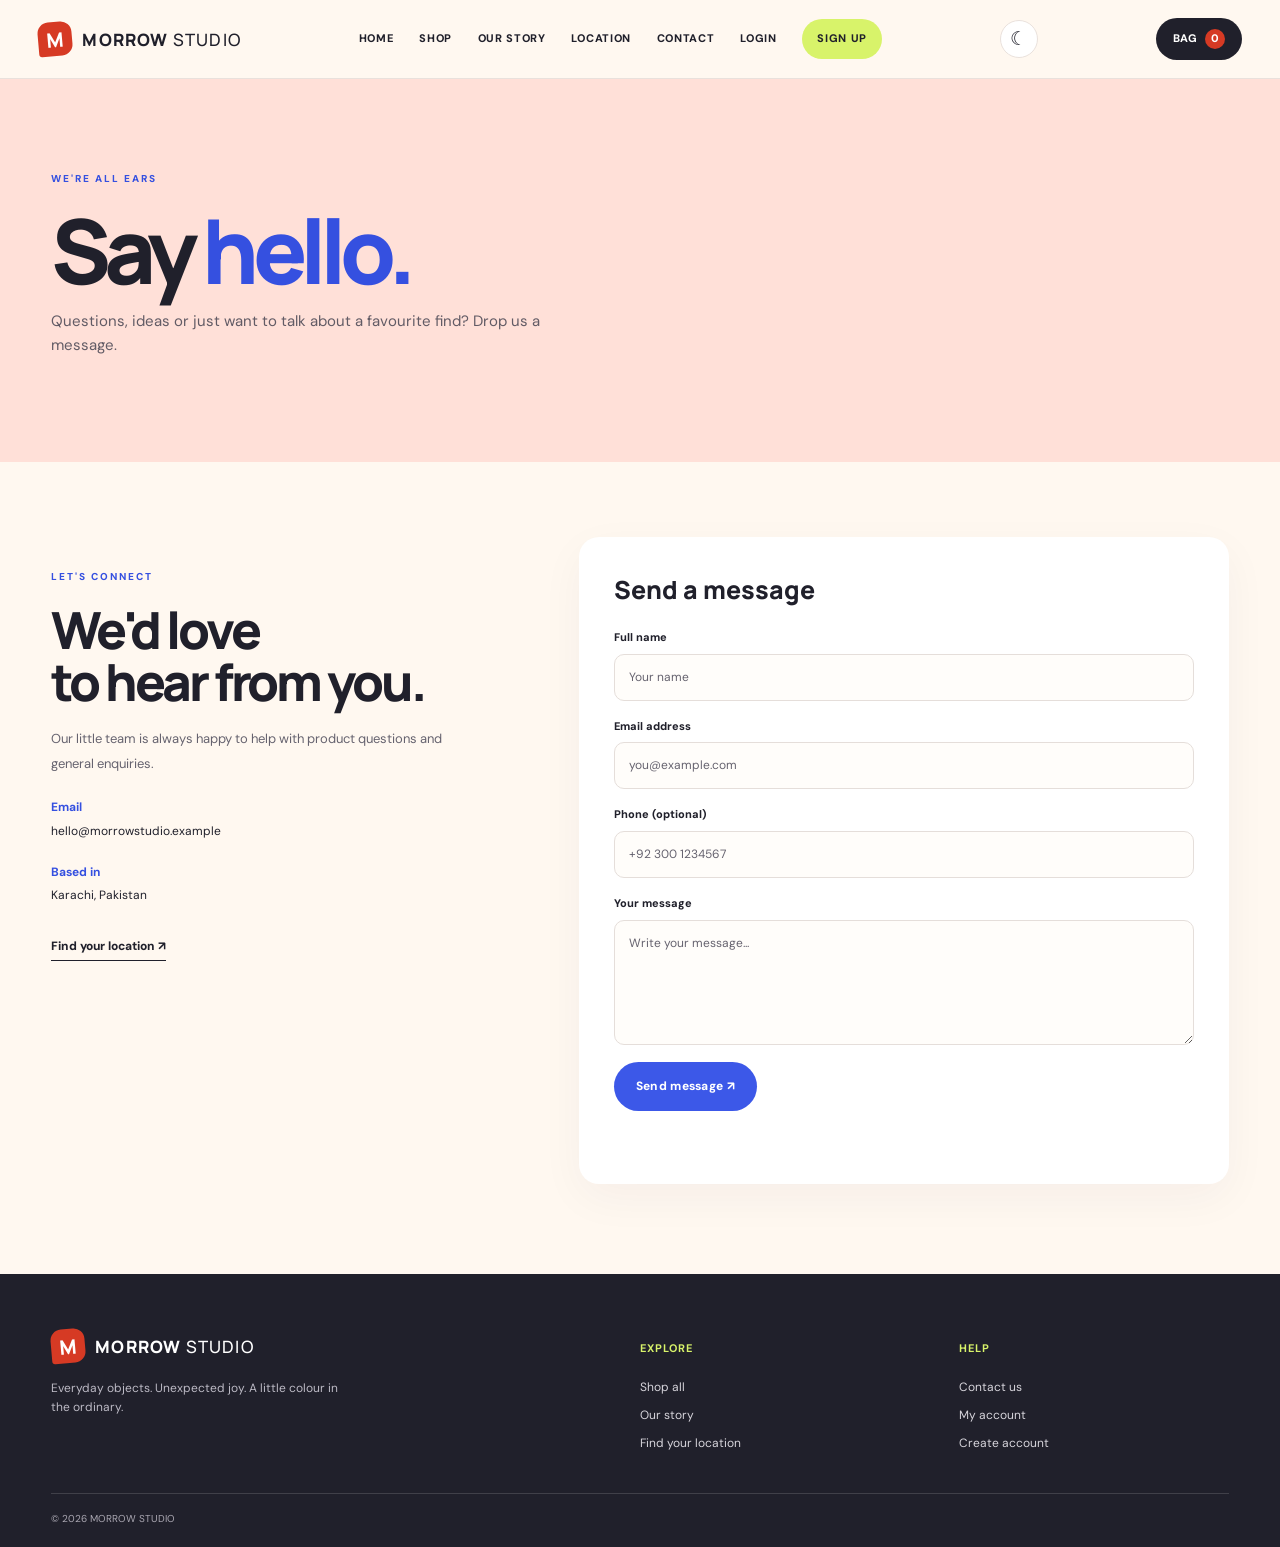
<file: contact.html>
<!doctype html><html lang="en"><head><meta charset="utf-8"><meta name="robots" content="index,follow"><meta name="viewport" content="width=device-width, initial-scale=1"><script>try{if(localStorage.getItem('morrowTheme')==='dark'){document.documentElement.dataset.theme='dark'}}catch(e){}</script><meta name="description" content="Contact MORROW STUDIO for help with products, orders and general enquiries. Send our team a message."><meta name="theme-color" content="#fff8f0"><title>Contact MORROW STUDIO | Get in Touch</title><meta property="og:type" content="website"><meta property="og:title" content="Contact MORROW STUDIO | Get in Touch"><meta property="og:description" content="Contact MORROW STUDIO for help with products, orders and general enquiries. Send our team a message."><meta property="og:site_name" content="MORROW STUDIO"><meta property="og:locale" content="en_US"><meta property="og:image" content="https://images.unsplash.com/photo-1494438639946-1ebd1d20bf85?auto=format&fit=crop&w=1200&q=80"><meta property="og:image:alt" content="Bright, colourful modern living room with curated furniture and home accessories"><meta name="twitter:card" content="summary_large_image"><meta name="twitter:title" content="Contact MORROW STUDIO | Get in Touch"><meta name="twitter:description" content="Contact MORROW STUDIO for help with products, orders and general enquiries. Send our team a message."><meta name="twitter:image" content="https://images.unsplash.com/photo-1494438639946-1ebd1d20bf85?auto=format&fit=crop&w=1200&q=80"><meta name="twitter:image:alt" content="Bright, colourful modern living room with curated furniture and home accessories"><link rel="preconnect" href="https://fonts.googleapis.com"><link rel="preconnect" href="https://fonts.gstatic.com" crossorigin><link rel="preload" as="style" href="https://fonts.googleapis.com/css2?family=DM+Sans:wght@400;500;600;700;800&family=Manrope:wght@400;500;600;700;800&display=swap" onload="this.onload=null;this.rel='stylesheet'"><noscript><link rel="stylesheet" href="https://fonts.googleapis.com/css2?family=DM+Sans:wght@400;500;600;700;800&family=Manrope:wght@400;500;600;700;800&display=swap"></noscript><link rel="stylesheet" href="style.css"><script src="app.js" defer></script><script type="application/ld+json">{"@context":"https://schema.org","@type":"ContactPage","name":"Contact MORROW STUDIO | Get in Touch","description":"Contact MORROW STUDIO for help with products, orders and general enquiries."}</script></head><body><a class="skip-link" href="#main">Skip to main content</a><header class="site-header"><div class="nav-wrap"><a class="brand" href="index.html"><span class="brand-symbol">M</span><span>MORROW<span class="brand-light"> STUDIO</span></span></a><button class="menu-toggle" type="button" aria-label="Open menu" aria-expanded="false" aria-controls="main-nav"><span aria-hidden="true">☰</span></button><nav class="main-nav" id="main-nav" aria-label="Main navigation"><a href="index.html">Home</a><a href="index.html#shop">Shop</a><a href="about.html">Our story</a><a href="location.html">Location</a><a href="contact.html" aria-current="page">Contact</a><a href="login.html">Login</a><a class="nav-signup" href="signup.html">Sign up</a></nav><button class="theme-toggle" type="button" data-theme-toggle aria-label="Switch to dark mode" title="Switch to dark mode"><span aria-hidden="true">☾</span></button><button class="bag-trigger" type="button" data-open-cart aria-haspopup="dialog">Bag <span data-cart-count>0</span></button></div></header><main id="main" tabindex="-1"><section class="page-hero"><div class="content-wrap"><span class="eyebrow">WE'RE ALL EARS</span><h1>Say <em>hello.</em></h1><p>Questions, ideas or just want to talk about a favourite find? Drop us a message.</p></div></section><section class="content-wrap contact-layout"><div class="contact-side"><span class="eyebrow">LET'S CONNECT</span><h2>We'd love<br>to hear from you.</h2><p>Our little team is always happy to help with product questions and general enquiries.</p><div class="contact-detail"><b>Email</b><span>hello@morrowstudio.example</span></div><div class="contact-detail"><b>Based in</b><span>Karachi, Pakistan</span></div><a class="text-arrow" href="location.html">Find your location ↗</a></div><form class="form-card" id="contact-form" novalidate><h2>Send a message</h2><div class="field"><label for="contact-name">Full name</label><input id="contact-name" type="text" required placeholder="Your name" autocomplete="name"></div><div class="field"><label for="contact-email">Email address</label><input id="contact-email" type="email" required placeholder="you@example.com" autocomplete="email"></div><div class="field"><label for="contact-phone">Phone (optional)</label><input id="contact-phone" type="tel" autocomplete="tel" placeholder="+92 300 1234567"></div><div class="field"><label for="contact-message">Your message</label><textarea id="contact-message" minlength="10" maxlength="1000" required placeholder="Write your message..."></textarea></div><button class="button button-primary" type="submit">Send message ↗</button><p class="form-feedback" id="contact-feedback" role="status" aria-live="polite"></p></form></section></main><footer class="site-footer"><div class="footer-main"><div><a class="brand footer-brand" href="index.html"><span class="brand-symbol">M</span><span>MORROW<span class="brand-light"> STUDIO</span></span></a><p>Everyday objects. Unexpected joy. A little colour in the ordinary.</p></div><div><h2>Explore</h2><a href="index.html#shop">Shop all</a><a href="about.html">Our story</a><a href="location.html">Find your location</a></div><div><h2>Help</h2><a href="contact.html">Contact us</a><a href="login.html">My account</a><a href="signup.html">Create account</a></div></div><div class="footer-bottom">© <span class="year"></span> MORROW STUDIO</div></footer><div class="cart-shade" id="cart-shade" aria-hidden="true"></div><aside class="cart-panel" id="cart-panel" role="dialog" aria-modal="true" aria-labelledby="cart-title" inert><div class="cart-head"><div><span class="eyebrow">YOUR PICKS</span><h2 id="cart-title">Your bag <span aria-hidden="true">♥</span></h2></div><button class="icon-close" type="button" data-close-cart aria-label="Close bag"><span aria-hidden="true">×</span></button></div><div class="cart-items" id="cart-items"></div><div class="cart-bottom"><div class="cart-total"><span>Subtotal</span><strong id="cart-total">$0.00</strong></div><button class="button button-dark full" type="button" id="checkout-button">Continue to checkout <span aria-hidden="true">↗</span></button></div></aside><div class="toast" id="toast" role="status" aria-live="polite"></div><div class="checkout-layer" id="checkout-layer" inert><div class="checkout-box" role="dialog" aria-modal="true" aria-labelledby="checkout-title"><button class="icon-close" type="button" data-close-checkout aria-label="Close checkout"><span aria-hidden="true">×</span></button><span class="eyebrow">ALL SET?</span><h2 id="checkout-title">Ready for your picks?</h2><p>Your order summary is ready.</p><div id="checkout-summary"></div><button class="button button-primary full" type="button" id="place-order">Place order <span aria-hidden="true">✓</span></button></div></div></body></html>
</file>
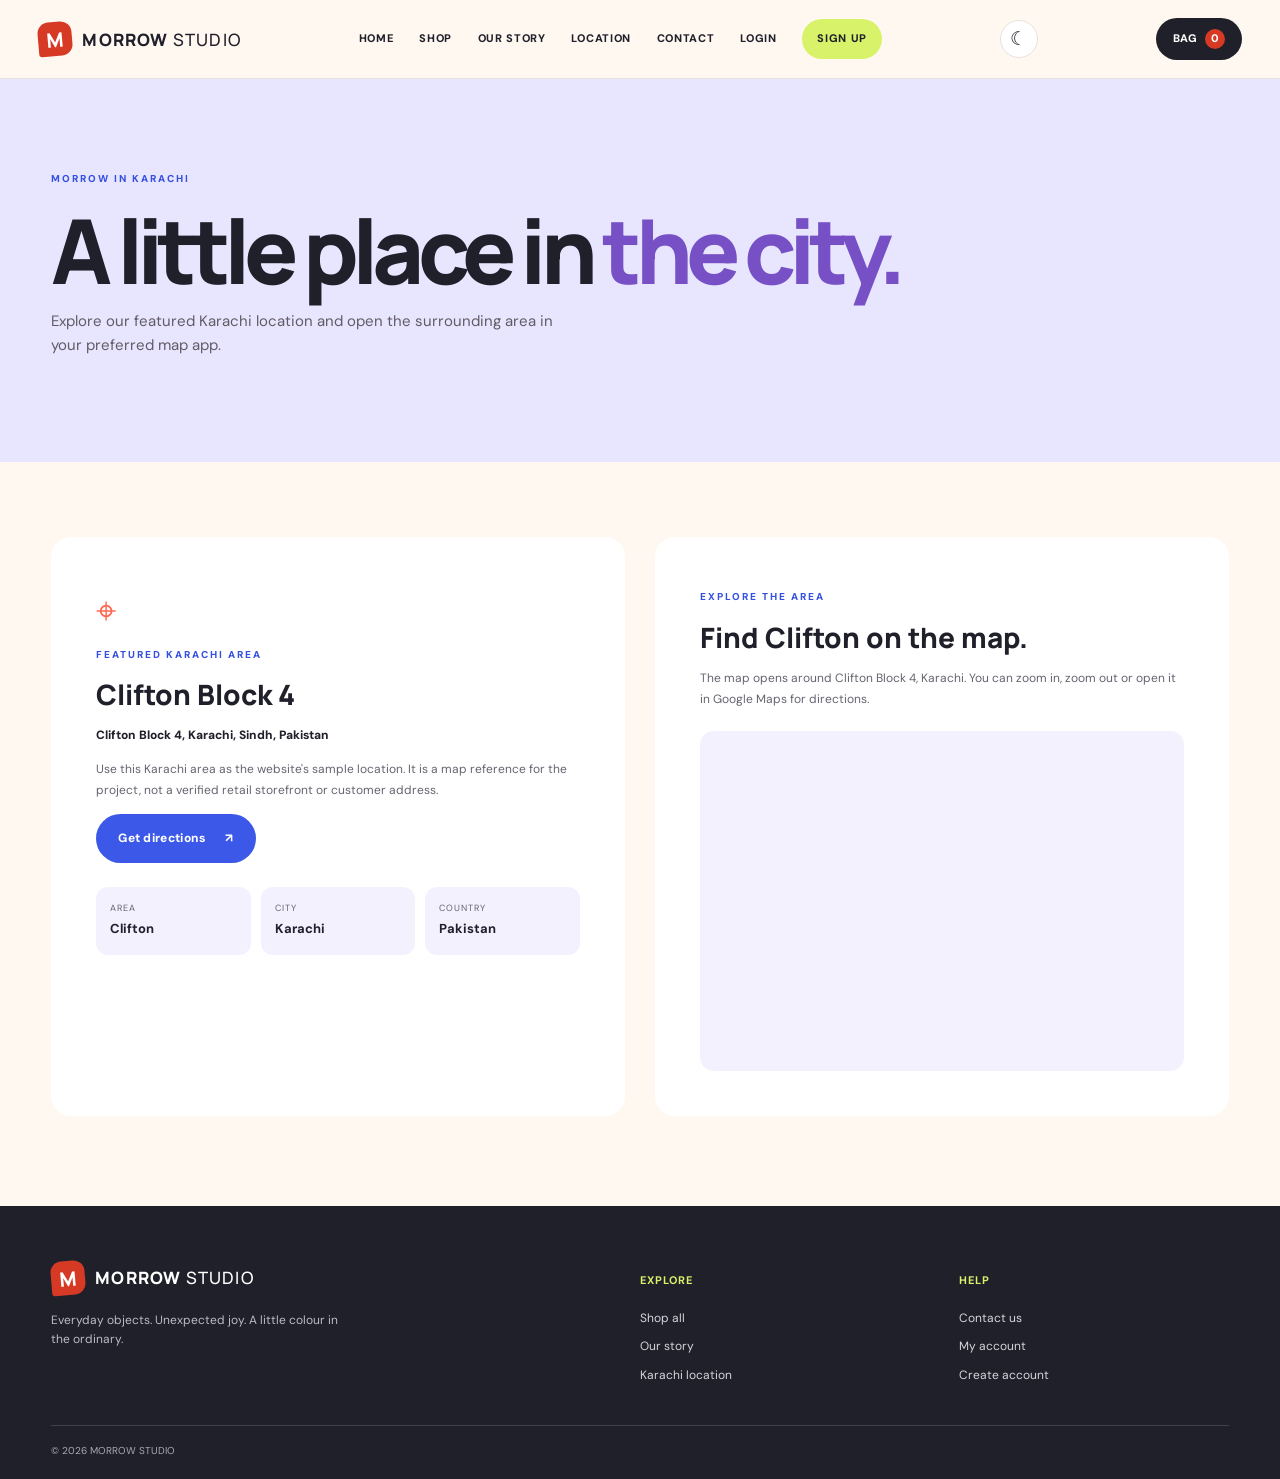
<file: location.html>
<!doctype html><html lang="en"><head><meta charset="utf-8"><meta name="viewport" content="width=device-width, initial-scale=1"><script>try{if(localStorage.getItem('morrowTheme')==='dark'){document.documentElement.dataset.theme='dark'}}catch(e){}</script><meta name="description" content="Explore the MORROW STUDIO featured Karachi location in Clifton Block 4 and view the area on a map."><meta name="robots" content="index,follow"><meta name="theme-color" content="#fff8f0"><title>Karachi Location | MORROW STUDIO</title><meta property="og:type" content="website"><meta property="og:title" content="Karachi Location | MORROW STUDIO"><meta property="og:description" content="Find our featured Karachi area and explore Clifton Block 4 on a map."><meta property="og:site_name" content="MORROW STUDIO"><meta property="og:locale" content="en_US"><meta property="og:image" content="https://images.unsplash.com/photo-1494438639946-1ebd1d20bf85?auto=format&fit=crop&w=1200&q=80"><meta property="og:image:alt" content="Bright, colourful modern living room with curated furniture and home accessories"><meta name="twitter:card" content="summary_large_image"><meta name="twitter:title" content="Karachi Location | MORROW STUDIO"><meta name="twitter:description" content="Find our featured Karachi area and explore Clifton Block 4 on a map."><meta name="twitter:image" content="https://images.unsplash.com/photo-1494438639946-1ebd1d20bf85?auto=format&fit=crop&w=1200&q=80"><meta name="twitter:image:alt" content="Bright, colourful modern living room with curated furniture and home accessories"><link rel="preconnect" href="https://fonts.googleapis.com"><link rel="preconnect" href="https://fonts.gstatic.com" crossorigin><link rel="preload" as="style" href="https://fonts.googleapis.com/css2?family=DM+Sans:wght@400;500;600;700;800&family=Manrope:wght@400;500;600;700;800&display=swap" onload="this.onload=null;this.rel='stylesheet'"><noscript><link rel="stylesheet" href="https://fonts.googleapis.com/css2?family=DM+Sans:wght@400;500;600;700;800&family=Manrope:wght@400;500;600;700;800&display=swap"></noscript><link rel="stylesheet" href="style.css"><script src="app.js" defer></script><script type="application/ld+json">{"@context":"https://schema.org","@type":"WebPage","name":"Karachi Location | MORROW STUDIO","description":"Explore the MORROW STUDIO featured Karachi location in Clifton Block 4 and view the area on a map."}</script></head><body><a class="skip-link" href="#main">Skip to main content</a><header class="site-header"><div class="nav-wrap"><a class="brand" href="index.html"><span class="brand-symbol">M</span><span>MORROW<span class="brand-light"> STUDIO</span></span></a><button class="menu-toggle" type="button" aria-label="Open menu" aria-expanded="false" aria-controls="main-nav"><span aria-hidden="true">☰</span></button><nav class="main-nav" id="main-nav" aria-label="Main navigation"><a href="index.html">Home</a><a href="index.html#shop">Shop</a><a href="about.html">Our story</a><a href="location.html" aria-current="page">Location</a><a href="contact.html">Contact</a><a href="login.html">Login</a><a class="nav-signup" href="signup.html">Sign up</a></nav><button class="theme-toggle" type="button" data-theme-toggle aria-label="Switch to dark mode" title="Switch to dark mode"><span aria-hidden="true">☾</span></button><button class="bag-trigger" type="button" data-open-cart aria-haspopup="dialog">Bag <span data-cart-count>0</span></button></div></header><main id="main" tabindex="-1"><section class="page-hero location-hero"><div class="content-wrap"><span class="eyebrow">MORROW IN KARACHI</span><h1>A little place in <em>the city.</em></h1><p>Explore our featured Karachi location and open the surrounding area in your preferred map app.</p></div></section><section class="location-section content-wrap"><div class="location-card"><div class="location-icon" aria-hidden="true">⌖</div><span class="eyebrow">FEATURED KARACHI AREA</span><h2>Clifton Block 4</h2><p class="location-address">Clifton Block 4, Karachi, Sindh, Pakistan</p><p>Use this Karachi area as the website's sample location. It is a map reference for the project, not a verified retail storefront or customer address.</p><a class="button button-primary" href="https://www.google.com/maps/dir/?api=1&destination=Clifton+Block+4%2C+Karachi%2C+Pakistan" target="_blank" rel="noopener noreferrer">Get directions <span aria-hidden="true">↗</span><span class="visually-hidden"> (opens Google Maps in a new tab)</span></a><div class="location-facts"><div><span>AREA</span><strong>Clifton</strong></div><div><span>CITY</span><strong>Karachi</strong></div><div><span>COUNTRY</span><strong>Pakistan</strong></div></div></div><div class="location-note"><span class="eyebrow">EXPLORE THE AREA</span><h2>Find Clifton on the map.</h2><p>The map opens around Clifton Block 4, Karachi. You can zoom in, zoom out or open it in Google Maps for directions.</p><iframe class="location-map" title="Map of Clifton Block 4, Karachi, Pakistan" src="https://maps.google.com/maps?q=Clifton%20Block%204%2C%20Karachi%2C%20Pakistan&t=&z=14&ie=UTF8&iwloc=&output=embed" loading="lazy" referrerpolicy="no-referrer-when-downgrade" allowfullscreen></iframe></div></section></main><footer class="site-footer"><div class="footer-main"><div><a class="brand footer-brand" href="index.html"><span class="brand-symbol">M</span><span>MORROW<span class="brand-light"> STUDIO</span></span></a><p>Everyday objects. Unexpected joy. A little colour in the ordinary.</p></div><div><h2>Explore</h2><a href="index.html#shop">Shop all</a><a href="about.html">Our story</a><a href="location.html">Karachi location</a></div><div><h2>Help</h2><a href="contact.html">Contact us</a><a href="login.html">My account</a><a href="signup.html">Create account</a></div></div><div class="footer-bottom">© <span class="year"></span> MORROW STUDIO</div></footer><div class="cart-shade" id="cart-shade" aria-hidden="true"></div><aside class="cart-panel" id="cart-panel" role="dialog" aria-modal="true" aria-labelledby="cart-title" inert><div class="cart-head"><div><span class="eyebrow">YOUR PICKS</span><h2 id="cart-title">Your bag <span aria-hidden="true">♥</span></h2></div><button class="icon-close" type="button" data-close-cart aria-label="Close bag"><span aria-hidden="true">×</span></button></div><div class="cart-items" id="cart-items"></div><div class="cart-bottom"><div class="cart-total"><span>Subtotal</span><strong id="cart-total">$0.00</strong></div><button class="button button-dark full" type="button" id="checkout-button">Continue to checkout <span aria-hidden="true">↗</span></button></div></aside><div class="toast" id="toast" role="status" aria-live="polite"></div><div class="checkout-layer" id="checkout-layer" inert><div class="checkout-box" role="dialog" aria-modal="true" aria-labelledby="checkout-title"><button class="icon-close" type="button" data-close-checkout aria-label="Close checkout"><span aria-hidden="true">×</span></button><span class="eyebrow">ALL SET?</span><h2 id="checkout-title">Ready for your picks?</h2><p>Your order summary is ready.</p><div id="checkout-summary"></div><button class="button button-primary full" type="button" id="place-order">Place order <span aria-hidden="true">✓</span></button></div></div></body></html>
</file>
<file: style.css>
:root{--ink:#20202b;--paper:#fff8f0;--white:#fff;--coral:#ff654f;--pink:#ffb8c8;--blue:#3c58e8;--lime:#d8f36a;--purple:#7650c4;--muted:#66636f;--line:#e9e1dc;--sans:'DM Sans',Arial,sans-serif;--display:'Manrope',Arial,sans-serif}*{box-sizing:border-box}html{scroll-behavior:smooth;-webkit-text-size-adjust:100%}body{margin:0;background:var(--paper);color:var(--ink);font-family:var(--sans);line-height:1.6}body.locked{overflow:hidden}a{color:inherit;text-decoration:none}img{display:block;width:100%;object-fit:cover}button,input,textarea,select{font:inherit}button{color:inherit}button{cursor:pointer}.content-wrap{width:min(1240px,92%);margin:auto}.eyebrow{font-size:10px;font-weight:800;letter-spacing:2px;text-transform:uppercase;color:var(--accent)}.site-header{position:sticky;top:0;z-index:50;background:rgba(255,248,240,.96);backdrop-filter:blur(14px);border-bottom:1px solid var(--line)}.nav-wrap{width:min(1320px,94%);height:78px;margin:auto;display:flex;align-items:center;justify-content:space-between;gap:20px}.brand{display:flex;align-items:center;gap:10px;font:800 17px var(--display);letter-spacing:1.2px;white-space:nowrap}.brand-symbol{width:34px;height:34px;display:grid;place-items:center;background:var(--coral-deep);color:white;border-radius:11px 11px 11px 3px;font-size:20px;transform:rotate(-5deg)}.brand-light{font-weight:500}.main-nav{display:flex;align-items:center;gap:clamp(12px,2vw,28px)}.main-nav a{font-size:11px;font-weight:800;text-transform:uppercase;letter-spacing:.7px;transition:.2s}.main-nav a:hover{color:var(--coral)}.main-nav .nav-signup{background:var(--lime);color:#20202b;padding:11px 15px;border-radius:30px}.bag-trigger{border:0;background:var(--btn-bg);color:var(--btn-fg);border-radius:30px;padding:11px 17px;font-size:11px;font-weight:800;text-transform:uppercase;white-space:nowrap}.bag-trigger span{display:inline-grid;place-items:center;background:var(--coral-deep);color:#fff;width:20px;height:20px;border-radius:50%;margin-left:5px}.menu-toggle{display:none;border:1px solid var(--ink);background:transparent;border-radius:9px;padding:8px 12px}.hero{display:grid;grid-template-columns:1fr 1.03fr;min-height:610px;background:#ffe0d8;overflow:hidden}.hero-copy{padding:clamp(55px,8vw,110px) max(4vw,calc((100vw - 1240px)/2));display:flex;flex-direction:column;align-items:flex-start;justify-content:center}.hero h1,.page-hero h1{font:800 clamp(4rem,7.5vw,7.7rem)/.93 var(--display);letter-spacing:-.075em;margin:22px 0 25px}.hero h1 em,.page-hero h1 em,.section-heading h2 em,.colour-banner h2 em,.story-section h2 em,.account-form h1 em,.account-image-copy h2 em,.account-image-copy .image-title em,.contact-side h2 em{font-style:normal;color:var(--accent)}.hero-copy>p{max-width:420px;color:#5e5963;font-size:16px}.hero-actions{display:flex;align-items:center;gap:23px;margin-top:16px}.button{display:inline-flex;align-items:center;justify-content:center;gap:20px;border:0;border-radius:30px;padding:15px 22px;font-size:12px;font-weight:800;letter-spacing:.3px;transition:transform .2s,box-shadow .2s}.button:hover{transform:translateY(-3px);box-shadow:0 9px 22px #25203a20}.button-dark{background:var(--btn-bg);color:var(--btn-fg)}.button-primary{background:var(--blue);color:white}.button-light{background:var(--lime);color:#20202b}.button.full{width:100%}.under-link,.text-arrow{font-size:12px;font-weight:800;border-bottom:1px solid currentColor;padding-bottom:4px}.hero-note{font-size:10px;font-weight:700;margin-top:46px;letter-spacing:.5px}.hero-dot{display:inline-block;width:8px;height:8px;background:var(--blue);border-radius:50%;margin-right:7px}.hero-visual{position:relative;min-height:610px;padding:24px}.hero-visual>img{height:100%;position:absolute;inset:0;object-position:center}.floating-card{position:absolute;left:7%;bottom:8%;background:var(--lime);color:#20202b;padding:20px 24px;width:190px;box-shadow:9px 9px 0 var(--blue);transform:rotate(-4deg)}.floating-card span{display:block;font-size:8px;font-weight:800;letter-spacing:1.6px}.floating-card strong{display:block;font:800 22px/1.05 var(--display);margin:9px 0}.floating-card b{position:absolute;right:14px;bottom:10px;font-size:23px;color:#d63a24}.hero-roundel{position:absolute;right:8%;top:9%;width:105px;height:105px;border-radius:50%;background:var(--coral-deep);color:white;display:grid;place-content:center;text-align:center;font-size:11px;font-weight:800;line-height:1.25;transform:rotate(9deg);border:5px solid #ffffff80}.ticker{background:var(--blue);color:white;overflow:hidden;white-space:nowrap;padding:13px 0;font-size:12px;font-weight:800;letter-spacing:2px}.ticker div{width:max-content;animation:marquee 24s linear infinite}@keyframes marquee{to{transform:translateX(-35%)}}.shop-section{padding:88px 0 100px}.section-heading{display:flex;align-items:end;justify-content:space-between;gap:30px;margin-bottom:28px}.section-heading h2,.values-section h2{font:800 clamp(2.5rem,4.5vw,4.4rem)/1 var(--display);letter-spacing:-.06em;margin:12px 0 0}.section-heading p{max-width:390px;color:var(--muted);font-size:13px;margin:0}.shop-controls{display:grid;gap:18px;margin:25px 0}.search-box{display:flex;align-items:center;gap:10px;background:white;border:1px solid var(--line);border-radius:30px;padding:0 18px;max-width:430px}.search-box span{font-size:24px;color:var(--coral-text)}.search-box input{border:0;outline:0;background:transparent;padding:14px 0;width:100%;font-size:12px}.category-list{display:flex;flex-wrap:wrap;gap:8px}.category-chip{border:1px solid #ded6d1;background:transparent;border-radius:30px;padding:9px 15px;font-size:10px;font-weight:800;text-transform:uppercase;letter-spacing:.6px}.category-chip:hover,.category-chip.active{background:var(--coral-deep);border-color:var(--coral-deep);color:white}.results-row{display:flex;justify-content:space-between;align-items:center;margin:25px 0 16px;color:var(--muted);font-size:11px}.results-row label{display:flex;align-items:center;gap:9px}.results-row select{border:1px solid var(--line);background:white;border-radius:20px;padding:8px 12px;color:var(--ink)}.product-grid{display:grid;grid-template-columns:repeat(4,minmax(0,1fr));gap:30px 19px}.product-card{min-width:0}.product-image{height:285px;position:relative;overflow:hidden;border-radius:16px;background:#f1e7df}.product-image img{height:100%;transition:transform .45s}.product-card:hover .product-image img{transform:scale(1.06)}.product-tag{position:absolute;top:12px;left:12px;z-index:1;background:var(--lime);color:#20202b;padding:7px 10px;border-radius:20px;font-size:9px;font-weight:800}.quick-view{position:absolute;right:12px;bottom:12px;background:white;color:#20202b;border-radius:25px;padding:9px 12px;font-size:10px;font-weight:800;opacity:0;transform:translateY(6px);transition:.2s}.product-card:hover .quick-view,.product-card a:focus-visible .quick-view{opacity:1;transform:none}.product-meta{display:flex;justify-content:space-between;gap:8px;align-items:start;margin:13px 0 2px}.product-meta h3{font:800 14px var(--display);margin:0}.product-meta p{font-size:12px;font-weight:800;margin:0;white-space:nowrap}.product-sub{color:var(--muted);font-size:10px;margin:0 0 9px}.add-small{border:1px solid var(--ink);background:transparent;border-radius:25px;padding:8px 13px;font-size:10px;font-weight:800}.add-small:hover{background:var(--ink);color:white}.pagination{display:flex;justify-content:center;gap:7px;margin:40px 0 0}.page-button{width:38px;height:38px;border:1px solid var(--line);border-radius:50%;background:white;font-size:12px}.page-button.active,.page-button:hover{background:var(--blue);border-color:var(--blue);color:white}.page-button:disabled{opacity:.35}.colour-banner{display:grid;grid-template-columns:.85fr 1.15fr;background:var(--purple);color:white;min-height:480px}.colour-banner>div{padding:70px max(5vw,calc((100vw - 1240px)/2));display:flex;flex-direction:column;align-items:flex-start;justify-content:center}.colour-banner .eyebrow{color:var(--lime)}.colour-banner h2{font:800 clamp(3rem,5vw,5.5rem)/.96 var(--display);letter-spacing:-.07em;margin:18px 0}.colour-banner h2 em{color:var(--lime)}.colour-banner p{max-width:330px;color:#f0eaff;font-size:13px}.colour-banner img{height:100%;min-height:480px}.newsletter{text-align:center;padding:82px 20px}.newsletter h2{font:800 clamp(2.3rem,4vw,3.8rem) var(--display);letter-spacing:-.06em;margin:12px}.newsletter p{color:var(--muted);font-size:13px;margin:0 0 24px}.site-footer{background:var(--footer-bg);color:white;padding:55px 4% 20px}.footer-main{width:min(1240px,100%);margin:auto;display:grid;grid-template-columns:2fr 1fr 1fr;gap:50px;padding-bottom:40px}.footer-brand{margin-bottom:16px}.footer-main p{color:#bcbac5;font-size:12px;max-width:300px}.footer-main h2,.footer-main h3{font-size:11px;text-transform:uppercase;letter-spacing:1px;color:var(--lime);margin:11px 0}.footer-main>div:not(:first-child){display:flex;flex-direction:column;align-items:flex-start;gap:9px}.footer-main a:not(.brand){font-size:12px;color:#d7d5dc}.footer-main a:hover{color:var(--lime)}.footer-bottom{width:min(1240px,100%);margin:auto;border-top:1px solid #ffffff24;padding-top:17px;color:#aaa7b2;font-size:10px}.page-hero{background:#ffe0d8;padding:85px 0 90px}.page-hero h1{font-size:clamp(3.6rem,7vw,6.5rem);margin:18px 0}.page-hero p{max-width:520px;color:#625b65;font-size:15px}.story-section{display:grid;grid-template-columns:1fr 1fr;gap:8%;align-items:center;padding-top:85px;padding-bottom:85px}.story-section>img{height:520px;border-radius:18px}.story-section h2,.contact-side h2{font:800 clamp(2.7rem,4vw,4rem)/1.02 var(--display);letter-spacing:-.06em;margin:15px 0 20px}.story-section p,.contact-side p{color:var(--muted);font-size:13px;line-height:1.9}.values-section{background:#e8e6ff;padding:80px 0}.values-section h2{margin:12px 0 35px}.value-grid{display:grid;grid-template-columns:repeat(3,1fr);gap:15px}.value-grid article{background:white;border-radius:18px;padding:28px;min-height:190px}.value-grid article>b{color:var(--coral-text);font:800 24px var(--display)}.value-grid h3{font:800 20px var(--display);margin:17px 0 7px}.value-grid p{color:var(--muted);font-size:12px}.contact-layout{display:grid;grid-template-columns:.8fr 1.2fr;gap:8%;padding-top:75px;padding-bottom:90px}.contact-side{padding-top:25px}.contact-side h2 em{color:var(--coral-text)}.contact-detail{display:flex;flex-direction:column;margin:22px 0;font-size:12px}.contact-detail b{color:var(--accent);margin-bottom:4px}.text-arrow{display:inline-block;margin-top:10px}.form-card{background:white;padding:35px;border-radius:20px;box-shadow:0 14px 45px #29213a0b}.form-card h2{font:800 25px var(--display);margin:0 0 22px}.field{display:flex;flex-direction:column;gap:7px;margin-bottom:17px}.field label{font-size:11px;font-weight:800}.field label span{font-weight:400;color:var(--muted)}.field input,.field textarea{width:100%;border:1px solid #e5deda;border-radius:10px;background:#fffdfa;padding:13px 14px;font-size:12px;outline:0}.field input:focus,.field textarea:focus{border-color:var(--blue);box-shadow:0 0 0 3px #3c58e81b}.field textarea{min-height:125px;resize:vertical}.field small{font-size:10px;color:var(--muted)}.form-feedback{font-size:12px;color:var(--success);min-height:18px;margin:10px 0}.account-layout{display:grid;grid-template-columns:1fr 1fr;min-height:calc(100vh - 78px)}.account-image{position:relative;min-height:700px;background:#f3c8c2}.account-image>img{position:absolute;inset:0;height:100%}.account-image:after{content:'';position:absolute;inset:0;background:linear-gradient(0deg,#171421e6 0,#171421b3 45%,transparent 85%)}.account-image-copy{position:absolute;z-index:1;left:9%;bottom:10%;color:white}.account-image-copy .eyebrow{color:var(--lime)}.account-image-copy h2,.account-image-copy .image-title{font:800 clamp(2.8rem,5vw,5rem)/.98 var(--display);letter-spacing:-.06em;margin:15px 0}.account-image-copy h2 em,.account-image-copy .image-title em{color:var(--lime)}.account-panel{display:grid;place-items:center;padding:50px 8%}.account-form{width:min(430px,100%)}.account-form h1{font:800 clamp(2.6rem,4vw,3.8rem)/1.05 var(--display);letter-spacing:-.06em;margin:14px 0}.account-form>p:not(.form-feedback):not(.account-switch){color:var(--muted);font-size:12px;margin-bottom:28px}.account-form h1 em{color:var(--coral-text)}.account-switch{text-align:center;font-size:11px;color:var(--muted);margin-top:20px}.account-switch a{color:var(--accent);font-weight:800;text-decoration:underline}.location-hero{background:#e8e6ff}.location-hero h1 em{color:var(--purple)}.location-section{display:grid;grid-template-columns:1fr 1fr;gap:30px;padding-top:75px;padding-bottom:90px;align-items:stretch}.location-card,.location-note{background:white;border-radius:20px;padding:clamp(25px,4vw,45px)}.location-icon{font-size:36px;color:var(--coral)}.location-card h2,.location-note h2{font:800 28px var(--display);margin:10px 0}.location-card>p,.location-note p{font-size:12px;color:var(--muted);line-height:1.8}.location-note{background:#ffe0d8}.location-note img{height:210px;border-radius:12px;margin-top:22px}.breadcrumbs{padding:28px 0;color:var(--muted);font-size:11px}.breadcrumbs a:hover{color:var(--coral)}.detail-host{margin-bottom:60px}.product-detail{display:grid;grid-template-columns:1.05fr .95fr;background:white;border-radius:20px;overflow:hidden}.product-detail>img{height:100%;min-height:560px;max-height:700px}.detail-copy{padding:clamp(25px,5vw,70px);display:flex;flex-direction:column;align-items:flex-start;justify-content:center}.detail-category{font-size:10px;font-weight:800;letter-spacing:1.8px;color:var(--accent);text-transform:uppercase}.detail-copy h1{font:800 clamp(2.4rem,4vw,4rem)/1 var(--display);letter-spacing:-.06em;margin:15px 0}.detail-price{font-size:24px;font-weight:800;margin:0 0 17px}.detail-description{font-size:13px;color:var(--muted);line-height:1.9}.detail-actions{display:flex;gap:10px;margin-top:18px}.detail-note{font-size:10px;color:var(--muted);margin-top:18px}.related-section{padding:25px 0 70px}.cart-shade{position:fixed;inset:0;background:#15132088;z-index:90;opacity:0;visibility:hidden;transition:.25s}.cart-shade.show{opacity:1;visibility:visible}.cart-panel{position:fixed;right:0;top:0;height:100dvh;width:min(440px,100%);background:var(--paper);z-index:91;transform:translateX(105%);visibility:hidden;transition:transform .3s ease,visibility 0s linear .3s;display:flex;flex-direction:column;box-shadow:-15px 0 45px #0002}.cart-panel.show{transform:translateX(0);visibility:visible;transition:transform .3s ease,visibility 0s}.cart-head{display:flex;justify-content:space-between;align-items:center;padding:25px;border-bottom:1px solid var(--line)}.cart-head h2{font:800 27px var(--display);margin:4px 0}.cart-head h2 span{color:var(--coral-text)}.icon-close{border:0;background:transparent;font-size:30px;line-height:1}.cart-items{padding:12px 23px;overflow:auto;flex:1}.cart-row{display:grid;grid-template-columns:76px 1fr auto;gap:12px;padding:14px 0;border-bottom:1px solid var(--line)}.cart-row img{height:82px;border-radius:9px}.cart-row h3{font:800 13px var(--display);margin:2px 0}.cart-row p{font-size:11px;margin:0}.cart-row>b{font-size:12px}.qty{display:flex;align-items:center;gap:9px;margin-top:8px}.qty button{width:24px;height:24px;border:1px solid var(--line);background:white;border-radius:50%}.remove{border:0;background:none;color:var(--muted);font-size:10px;text-decoration:underline;margin-top:5px}.cart-bottom{padding:20px 23px;border-top:1px solid var(--line)}.cart-total{display:flex;justify-content:space-between;margin-bottom:14px}.empty{text-align:center;padding:55px 10px;color:var(--muted);font-size:13px}.checkout-layer{position:fixed;inset:0;background:#15132088;z-index:110;display:grid;place-items:center;padding:20px;opacity:0;visibility:hidden;transition:.2s}.checkout-layer.show{opacity:1;visibility:visible}.checkout-box{position:relative;background:white;border-radius:20px;padding:35px;width:min(470px,100%);max-height:90vh;overflow:auto}.checkout-box>.icon-close{position:absolute;right:18px;top:12px}.checkout-box h2{font:800 29px var(--display);margin:10px 0}.checkout-box p{font-size:12px;color:var(--muted)}#checkout-summary{background:#f4f1ff;padding:14px;border-radius:10px;font-size:12px;margin:17px 0}.toast{position:fixed;bottom:22px;left:50%;transform:translate(-50%,20px);background:var(--btn-bg);color:var(--btn-fg);border-radius:30px;padding:12px 20px;font-size:11px;z-index:130;opacity:0;transition:.25s;pointer-events:none}.toast.show{opacity:1;transform:translate(-50%,0)}
@media(max-width:1000px){.main-nav{gap:12px}.main-nav a{font-size:9px}.product-grid{grid-template-columns:repeat(3,minmax(0,1fr))}.product-image{height:250px}.nav-wrap{gap:12px}}
@media(max-width:760px){.nav-wrap{height:70px}.menu-toggle{display:block;margin-left:auto}.main-nav{display:none;position:absolute;top:70px;left:0;right:0;background:var(--paper);padding:18px 5%;border-bottom:1px solid var(--line);flex-direction:column;align-items:stretch;gap:0}.main-nav.open{display:flex}.main-nav a{font-size:12px;padding:11px}.main-nav .nav-signup{text-align:center;margin-top:8px}.hero{grid-template-columns:1fr}.hero-copy{padding:65px 7%}.hero h1{font-size:clamp(4rem,15vw,6rem)}.hero-visual{min-height:420px}.section-heading{display:block}.section-heading p{margin-top:14px}.product-grid{grid-template-columns:repeat(2,minmax(0,1fr));gap:25px 13px}.product-image{height:clamp(175px,45vw,270px)}.colour-banner{grid-template-columns:1fr}.colour-banner>div{padding:55px 7%}.colour-banner img{min-height:300px;max-height:380px}.story-section,.contact-layout,.location-section{grid-template-columns:1fr;gap:30px}.story-section>img{height:350px}.account-layout{grid-template-columns:1fr}.account-image{min-height:360px;max-height:430px}.account-panel{padding:55px 7%}.footer-main{grid-template-columns:1fr 1fr;gap:30px}.footer-main>div:first-child{grid-column:1/-1}.product-detail{grid-template-columns:1fr}.product-detail>img{height:370px;min-height:0}.detail-copy{padding:28px}.page-hero{padding:65px 0}.value-grid{grid-template-columns:1fr}}
@media(max-width:430px){.brand{font-size:14px}.brand-symbol{width:30px;height:30px}.bag-trigger{padding:9px 11px;font-size:9px}.hero-actions{align-items:flex-start;flex-direction:column;gap:15px}.product-grid{gap:22px 10px}.product-meta{display:block}.product-meta p{margin-top:3px}.product-meta h3{font-size:12px}.add-small{padding:7px 10px}.footer-main{grid-template-columns:1fr}.footer-main>div:first-child{grid-column:auto}.form-card{padding:23px}.detail-actions{width:100%;flex-direction:column}.detail-actions .button{width:100%}.results-row{align-items:flex-start;flex-direction:column;gap:12px}}

/* Final responsive and location refinements */
.location-map{display:block;width:100%;height:280px;border:0;border-radius:14px;margin-top:16px;background:#f1eef9}
.location-map[hidden]{display:none}
button:disabled{opacity:.65;cursor:wait}
img{max-width:100%;height:auto}
@media (min-width:761px) and (max-width:1100px){
  .nav-wrap{height:auto;min-height:76px;flex-wrap:wrap;padding:12px 0}
  .main-nav{display:none}
  .menu-toggle{display:block;margin-left:auto}
  .main-nav.open{display:flex;position:absolute;top:100%;left:0;right:0;background:var(--paper);padding:16px 4%;border-bottom:1px solid var(--line);flex-wrap:wrap;justify-content:center;gap:8px 18px}
  .main-nav.open a{font-size:11px;padding:10px}
  .hero{min-height:520px}
  .hero-visual{min-height:520px}
  .product-grid{grid-template-columns:repeat(3,minmax(0,1fr))}
}
@media(max-width:760px){
  .content-wrap{width:min(100% - 32px,600px)}
  .nav-wrap{width:calc(100% - 28px);gap:8px}
  .brand{font-size:13px;letter-spacing:.5px}
  .bag-trigger{font-size:10px;padding:9px 11px}
  .hero{min-height:0}
  .hero-copy{padding:54px 22px}
  .hero-visual{min-height:340px}
  .shop-section{padding:58px 0 68px}
  .product-grid{grid-template-columns:repeat(2,minmax(0,1fr));gap:22px 12px}
  .product-image{height:clamp(150px,52vw,250px)}
  .product-card{min-width:0}
  .product-meta h3{overflow-wrap:anywhere}
  .category-list{overflow-x:auto;flex-wrap:nowrap;padding-bottom:8px}
  .category-list button{flex:0 0 auto}
  .location-section{padding-top:40px;padding-bottom:55px}
  .location-card,.location-note{padding:24px}
  .location-map{height:230px}
  .account-layout{min-height:0}
  .account-image{min-height:300px}
  .footer-main{padding:45px 0}
}
@media(max-width:380px){
  .brand{font-size:11px;gap:6px}
  .brand-symbol{width:27px;height:27px}
  .menu-toggle{padding:7px 9px}
  .bag-trigger{padding:8px 9px}
  .product-grid{grid-template-columns:1fr 1fr;gap:18px 9px}
  .product-image{height:155px}
  .product-meta h3{font-size:11px}
  .product-meta p{font-size:10px}
  
  
  .checkout-box{padding:26px 20px}
}
@media(prefers-reduced-motion:reduce){*,*::before,*::after{scroll-behavior:auto!important;animation-duration:.01ms!important;animation-iteration-count:1!important;transition-duration:.01ms!important}}

.visually-hidden{position:absolute!important;width:1px!important;height:1px!important;padding:0!important;margin:-1px!important;overflow:hidden!important;clip:rect(0,0,0,0)!important;white-space:nowrap!important;border:0!important}.location-map{grid-column:1/-1}


/* Accessible light/dark theme system */
:root{color-scheme:light;--accent:#3550e0;--coral-deep:#d63a24;--coral-text:#d63a24;--btn-bg:#20202b;--btn-fg:#ffffff;--footer-bg:#20202b;--success:#1f6b40;--error:#b3261e;--focus:#3550e0;--ink:#20202b;--paper:#fff8f0;--white:#ffffff;--muted:#66636f;--line:#e9e1dc;--surface:#ffffff;--surface-soft:#f4f1ff;--header-bg:rgba(255,248,240,.96)}
:root[data-theme="dark"]{color-scheme:dark;--accent:#8fa2ff;--coral-text:#ff7b68;--btn-bg:#f5f2fa;--btn-fg:#171620;--footer-bg:#0f0e16;--success:#7fdca4;--error:#ff9d94;--focus:#a9b6ff;--ink:#f5f2fa;--paper:#171620;--white:#242330;--muted:#c0bdca;--line:#3a3748;--surface:#242330;--surface-soft:#302d40;--header-bg:rgba(23,22,32,.96)}
body{background:var(--paper);color:var(--ink);transition:background .2s,color .2s}
.site-header{background:var(--header-bg)}
.theme-toggle{width:38px;height:38px;flex:0 0 38px;border:1px solid var(--line);border-radius:50%;background:var(--surface);color:var(--ink);font-size:19px;display:grid;place-items:center}
.theme-toggle:hover{border-color:var(--coral);transform:translateY(-1px)}
.location-address{font-weight:800;color:var(--ink)!important}
.location-facts{display:grid;grid-template-columns:repeat(3,1fr);gap:10px;margin-top:24px}
.location-facts div{background:var(--surface-soft);border-radius:12px;padding:14px;min-width:0}
.location-facts span{display:block;font-size:9px;letter-spacing:1px;color:var(--muted)}
.location-facts strong{font-size:13px}
.location-map{display:block;width:100%;height:340px;border:0;border-radius:14px;margin-top:20px;background:var(--surface-soft)}
.location-hero{background:#e8e6ff}
.location-card,.location-note,.product-detail,.checkout-box,.value-grid article,.contact-card,.form-card,.account-panel{background:var(--surface);color:var(--ink)}
.search-box,.search-box input,.results-row select,.page-button,.qty button{background:var(--surface);color:var(--ink)}

:root[data-theme="dark"] .hero,:root[data-theme="dark"] .page-hero,:root[data-theme="dark"] .location-hero{background:#292638;color:var(--ink)}
:root[data-theme="dark"] .hero-copy>p,:root[data-theme="dark"] .page-hero p{color:#d1cddd}
:root[data-theme="dark"] .location-note{background:#302b3b}
:root[data-theme="dark"] .values-section{background:#292638}
:root[data-theme="dark"] .value-grid article{background:#242330}
:root[data-theme="dark"] .colour-banner{background:#49366f}
:root[data-theme="dark"] .search-box{border-color:var(--line)}
:root[data-theme="dark"] .category-chip{border-color:#514d60;color:var(--ink)}
:root[data-theme="dark"] .category-chip.active,:root[data-theme="dark"] .category-chip:hover{color:#fff}
:root[data-theme="dark"] .add-small{border-color:var(--ink);color:var(--ink)}
:root[data-theme="dark"] .add-small:hover{background:var(--ink);color:var(--paper)}
:root[data-theme="dark"] .checkout-box{background:#242330}
:root[data-theme="dark"] #checkout-summary{background:#302d40;color:var(--ink)}
:root[data-theme="dark"] .cart-panel{background:#242330;color:var(--ink)}
:root[data-theme="dark"] .cart-head,:root[data-theme="dark"] .cart-bottom{border-color:var(--line)}
:root[data-theme="dark"] .qty button{border-color:var(--line)}
:root[data-theme="dark"] .account-form input,:root[data-theme="dark"] .form-card input,:root[data-theme="dark"] .form-card textarea{background:#302d40;color:var(--ink);border-color:var(--line)}
:root[data-theme="dark"] .menu-toggle{border-color:var(--line);color:var(--ink)}
@media(max-width:760px){.theme-toggle{width:34px;height:34px;flex-basis:34px}.location-facts{grid-template-columns:1fr}.location-map{height:270px}}


/* ===== Accessibility, theme and responsive fixes ===== */
.skip-link{position:absolute;left:12px;top:-60px;z-index:200;background:var(--btn-bg);color:var(--btn-fg);padding:12px 18px;border-radius:30px;font-size:13px;font-weight:800;transition:top .15s}
.skip-link:focus{top:12px}
main:focus{outline:0}
:focus-visible{outline:3px solid var(--focus);outline-offset:3px}
.site-footer :focus-visible{outline-color:var(--lime)}
.colour-banner :focus-visible,.ticker :focus-visible,.account-image :focus-visible{outline-color:#fff}
.button-primary:focus-visible,.button-dark:focus-visible,.bag-trigger:focus-visible{outline-offset:3px}
.search-box:focus-within{outline:3px solid var(--focus);outline-offset:2px}
.search-box input:focus-visible{outline:0}
.field input:focus-visible,.field textarea:focus-visible{outline:2px solid var(--focus);outline-offset:1px}
.field input[aria-invalid="true"],.field textarea[aria-invalid="true"]{border-color:var(--error)}
.form-feedback.is-error{color:var(--error)}
input::placeholder,textarea::placeholder{color:var(--muted);opacity:1}
:root[data-theme="dark"] .field input,:root[data-theme="dark"] .field textarea{background:#302d40;color:var(--ink);border-color:var(--line)}
.checkout-layer{pointer-events:none}.checkout-layer.show{pointer-events:auto}
.icon-close{color:inherit;min-width:44px;min-height:44px}
.qty button,.remove,.page-button{position:relative}
.qty button::after,.remove::after{content:'';position:absolute;inset:-8px}
.page-button{display:inline-grid;place-items:center}
#shop{scroll-margin-top:84px}
.category-list{padding-top:4px}
.image-title{margin:15px 0}
.footer-main h2{font-weight:700}

/* Dark theme corrections: no light-on-light / dark-on-dark pairs */
:root[data-theme="dark"] .site-footer{border-top:1px solid var(--line)}
:root[data-theme="dark"] .hero-note,:root[data-theme="dark"] .hero-copy .under-link{color:var(--ink)}
:root[data-theme="dark"] .location-hero h1 em{color:#c3a9ff}
:root[data-theme="dark"] .page-hero p,:root[data-theme="dark"] .hero-copy>p{color:#d1cddd}
:root[data-theme="dark"] .newsletter,:root[data-theme="dark"] .shop-section,:root[data-theme="dark"] .story-section{color:var(--ink)}
:root[data-theme="dark"] .product-image,:root[data-theme="dark"] .account-image{background:#302d40}
:root[data-theme="dark"] .cart-panel .remove{color:var(--muted)}
:root[data-theme="dark"] .product-meta p,:root[data-theme="dark"] .product-meta h3{color:var(--ink)}
:root[data-theme="dark"] .toast{box-shadow:0 0 0 1px var(--line)}
:root[data-theme="dark"] .category-chip{background:transparent}
:root[data-theme="dark"] .category-chip.active,:root[data-theme="dark"] .category-chip:hover{background:var(--coral-deep);border-color:var(--coral-deep)}
:root[data-theme="dark"] .page-button:disabled{opacity:.5}
:root[data-theme="dark"] .values-section h2,:root[data-theme="dark"] .value-grid h3{color:var(--ink)}
:root[data-theme="dark"] .location-facts div{background:var(--surface-soft)}
:root[data-theme="dark"] .theme-toggle{background:var(--surface);border-color:var(--line)}
:root[data-theme="dark"] .main-nav,:root[data-theme="dark"] .main-nav.open{background:var(--paper)}
:root[data-theme="dark"] .quick-view{background:#fff;color:#20202b}
:root[data-theme="dark"] .field label{color:var(--ink)}

/* Layout stability + small-screen safety */
.hero-visual>img,.account-image>img{background:#f1e7df}
.product-grid,.cart-items{contain:layout}
.cart-panel{max-width:100vw}
.cart-items{overscroll-behavior:contain}
body{overflow-x:hidden}
@media(max-width:760px){
  .main-nav.open{max-height:calc(100dvh - 70px);overflow:auto}
  .hero h1,.page-hero h1{overflow-wrap:break-word}
  .section-heading h2,.newsletter h2{overflow-wrap:break-word}
  .detail-actions{flex-wrap:wrap}
}
@media(max-width:360px){
  .nav-wrap{gap:6px}
  .brand span:last-child{letter-spacing:0}
}
@media print{.cart-panel,.cart-shade,.checkout-layer,.toast,.skip-link{display:none!important}}
</file>
